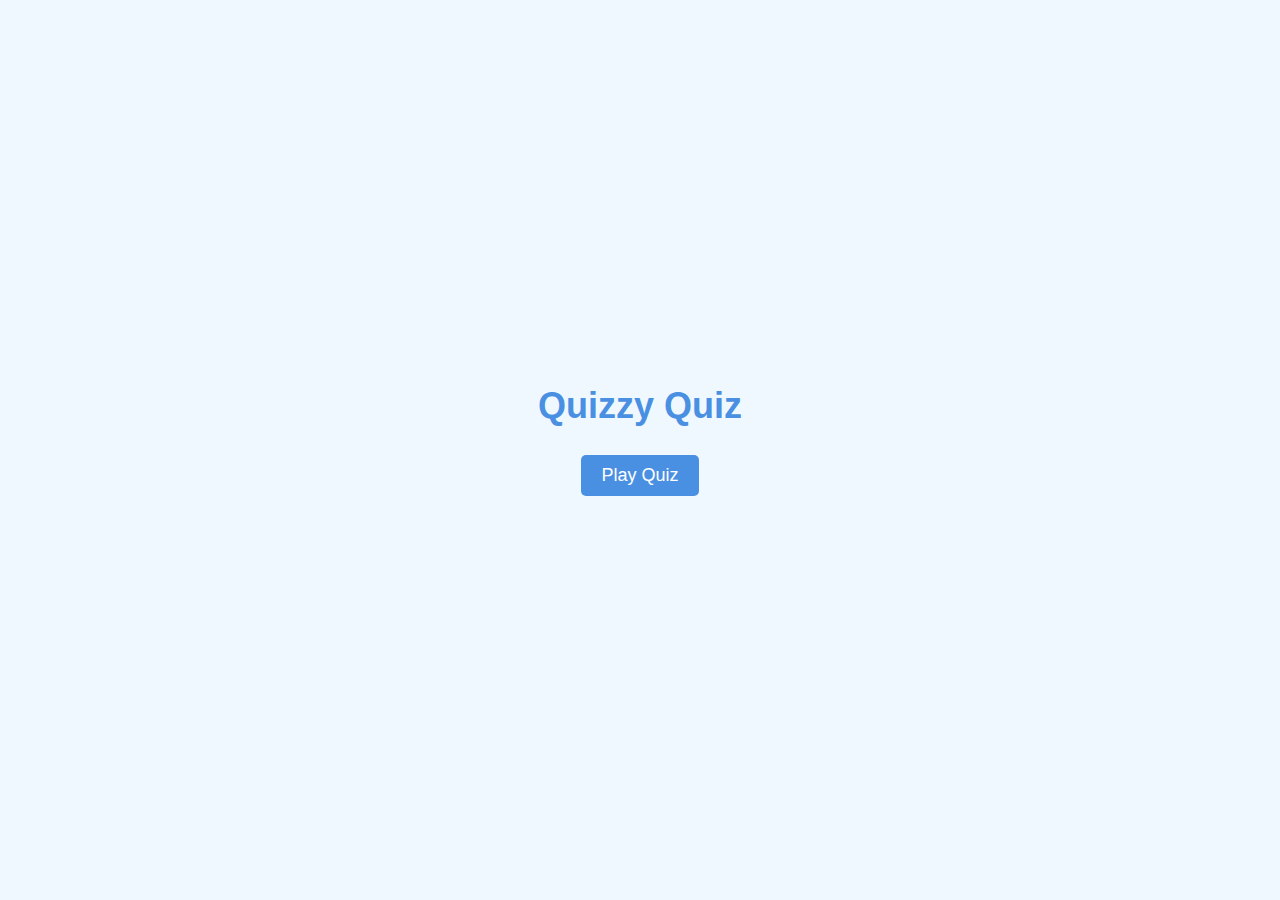
<file: index.html>
<!DOCTYPE html>
<html lang="en">
  <head>
    <meta charset="UTF-8" />
    <meta name="viewport" content="width=device-width, initial-scale=1.0" />
    <title>Quiz</title>
    <link rel="stylesheet" href="style.css" />
  </head>
  <body>
    <h1 class="titlehp">Quizzy Quiz</h1>
    <button class="btnhp" onclick="location.href='quiz.html';" type="button">
      Play Quiz
    </button>
  </body>
</html>
</file>
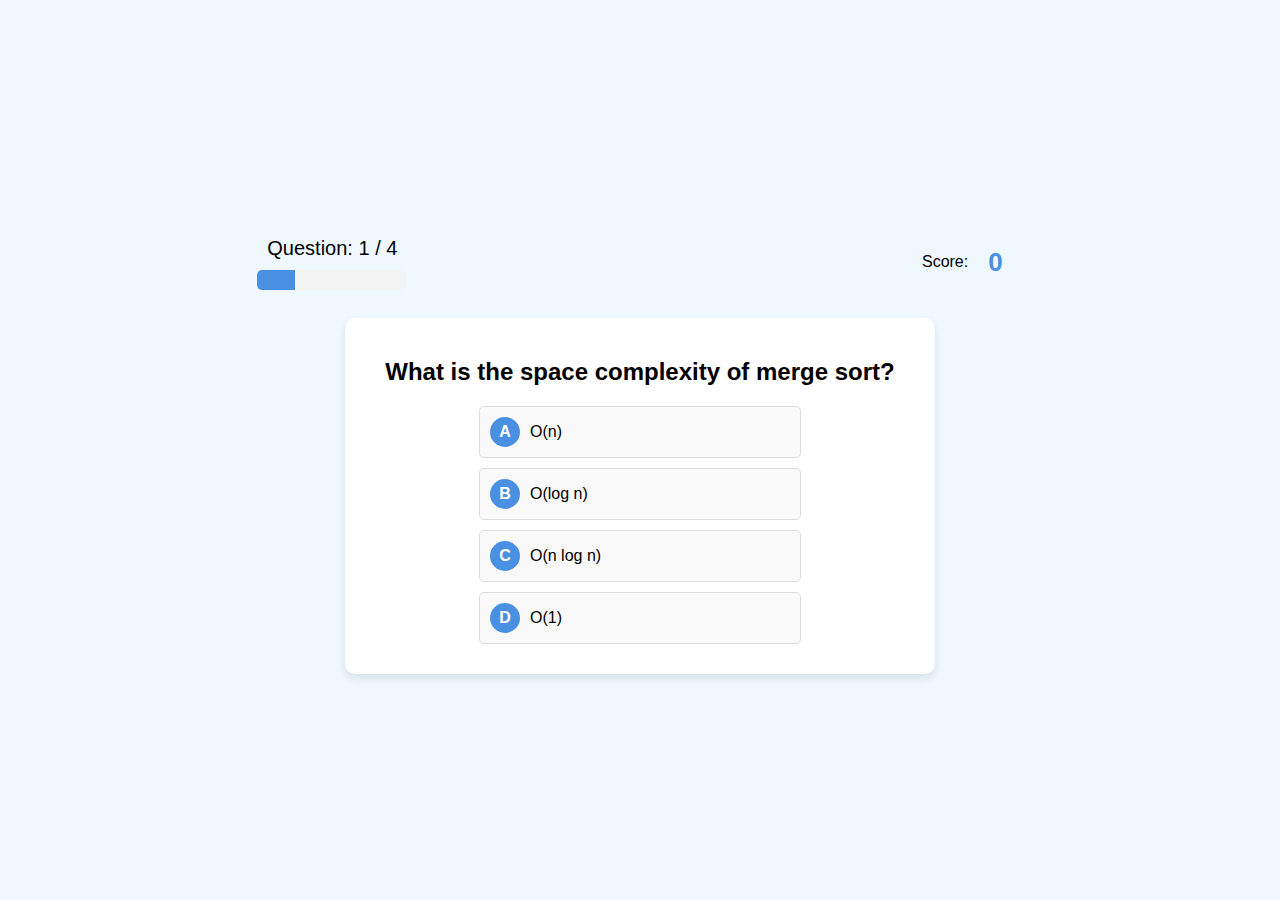
<file: quiz.html>
<!DOCTYPE html>
<html lang="en">
  <head>
    <meta charset="UTF-8" />
    <meta name="viewport" content="width=device-width, initial-scale=1.0" />
    <title>Multiple Choice Question</title>
    <link rel="stylesheet" href="quizstyle.css" />
  </head>
  <body>
    <div id="hud">
      <div id="questionAndBar">
        <div id="question-number">Question: 1</div>
        <div id="progress-bar-container">
          <div id="progressBarFull"></div>
        </div>
      </div>
      <div id="scoreDiv">
        <div id="score">Score:</div>
        <div id="scoreCount">0</div>
      </div>
    </div>
    <div class="container">
      <h1 id="question">What is the answer to this question?</h1>
      <div class="choices">
        <div class="choice" id="0">
          <span class="choice-letter">A</span>
          <span class="choice-text" id="c0">Choice 1</span>
        </div>
        <div class="choice" id="1">
          <span class="choice-letter">B</span>
          <span class="choice-text" id="c1">Choice 2</span>
        </div>
        <div class="choice" id="2">
          <span class="choice-letter">C</span>
          <span class="choice-text" id="c2">Choice 3</span>
        </div>
        <div class="choice" id="3">
          <span class="choice-letter">D</span>
          <span class="choice-text" id="c3">Choice 4</span>
        </div>
      </div>
      <div id="end-screen" style="display: none">
        <h1>Game Over</h1>
        <div id="final-score">Your score: 0</div>
        <button id="restart-button">Restart</button>
        <button id="home-button">Home</button>
      </div>
    </div>
    <script src="script.js"></script>
  </body>
</html>
</file>
<file: style.css>
body {
  font-family: Arial, sans-serif;
  background-color: #f0f8ff;
  display: flex;
  flex-direction: column;
  justify-content: center;
  align-items: center;
  height: 100vh; /* */
  margin: 0;
}

.titlehp {
  font-size: 36px;
  color: #4a90e2;
  margin-bottom: 20px;
  margin-top: -20px;
}

.btnhp {
  background-color: #4a90e2;
  color: #ffffff;
  border: none;
  padding: 10px 20px;
  font-size: 18px;
  border-radius: 5px;
  cursor: pointer;
  margin-top: 8px;
  transition: background-color 0.3s ease;
}

.btnhp:hover {
  background-color: #357ab8;
}
</file>
<file: quizstyle.css>
body {
  font-family: Arial, sans-serif;
  background-color: #f0f8ff;
  display: flex;
  justify-content: center;
  align-items: center;
  flex-direction: column;
  height: 100vh;
  margin: 0;
}

.container {
  text-align: center;
  background-color: #ffffff;
  padding: 20px;
  border-radius: 10px;
  box-shadow: 0 4px 8px rgba(0, 0, 0, 0.1);
}

h1 {
  font-size: 24px;
  margin: 20px;
}

.choices {
  display: flex;
  flex-direction: column;
  align-items: center;
}

.choice {
  display: flex;
  align-items: center;
  width: 300px;
  margin-bottom: 10px;
  padding: 10px;
  border: 1px solid #dcdcdc;
  border-radius: 5px;
  background-color: #f9f9f9;
}

.choice:hover {
  background-color: #f0f0f0;
  cursor: pointer;
  box-shadow: 0 4px 8px rgba(0, 0, 0, 0.1);
}

.choice-letter {
  background-color: #4a90e2;
  color: #ffffff;
  width: 30px;
  height: 30px;
  display: flex;
  justify-content: center;
  align-items: center;
  border-radius: 50%;
  margin-right: 10px;
  font-weight: bold;
}

.choice-text {
  flex: 1;
  text-align: left;
}
#scoreDiv {
  display: flex;
  align-items: center;
  justify-content: center;
  flex-direction: row;
}
#hud {
  width: 100vw;
  display: flex;
  justify-content: space-around;
  margin-bottom: 20px;
}

#progress-bar-container {
  width: 100%;
  background-color: #f3f3f3;
  border-radius: 5px;
  overflow: hidden;
}

#progressBarFull {
  height: 20px;
  width: 0;
  background-color: #4a90e2;
  transition: width 0.2s;
}

#scoreCount {
  font-size: 26px;
  margin: 10px;
  font-weight: bold;
  color: #4a90e2;
  padding: 10px;
}

#question-number {
  font-size: 20px;
  margin: 10px;
  text-align: center;
  align-items: center;
  justify-content: center;
  display: flex;
}
#end-screen {
  text-align: center;
}

#end-screen button {
  margin: 10px;
}
#restart-button {
  background-color: #4a90e2;
  color: white;
  border: none;
  padding: 10px 20px;
  border-radius: 5px;
  cursor: pointer;
}
#home-button {
  background-color: #4a90e2;
  color: white;
  border: none;
  padding: 10px 20px;
  border-radius: 5px;
  cursor: pointer;
}
</file>
